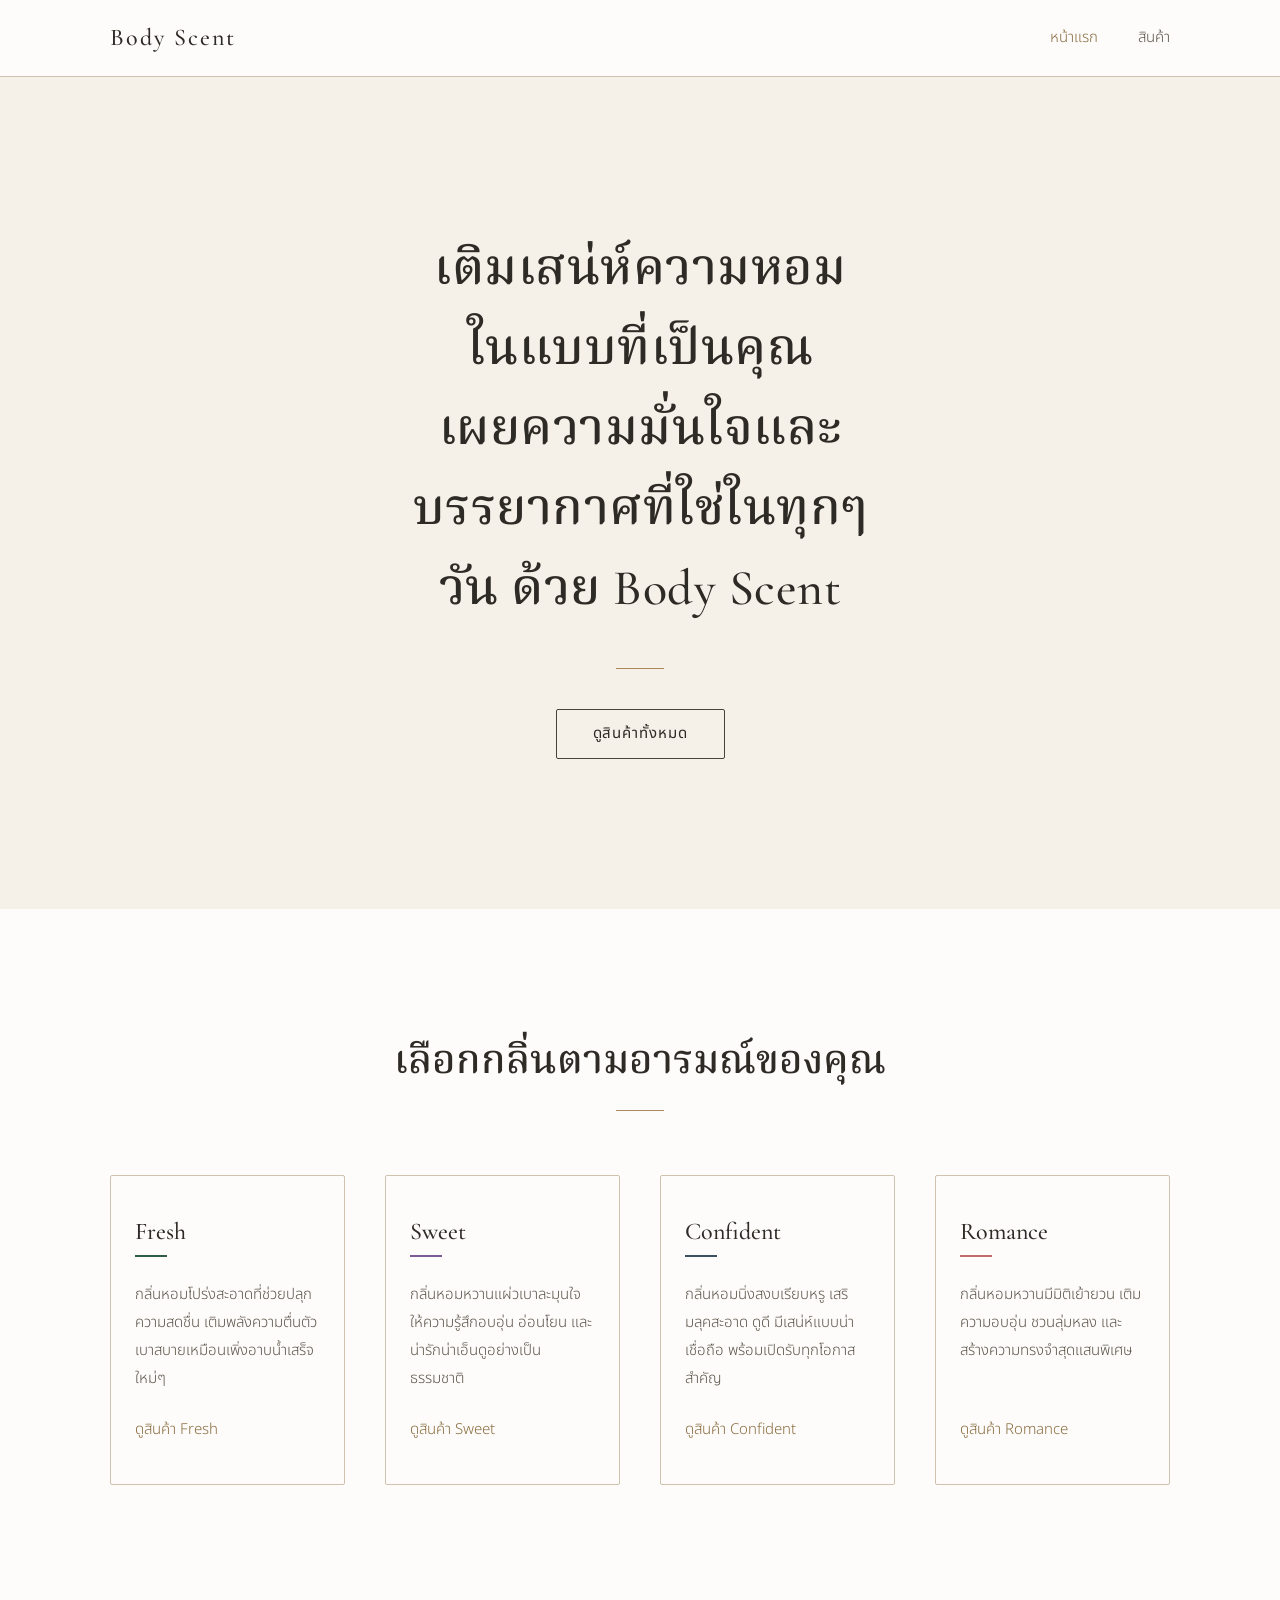
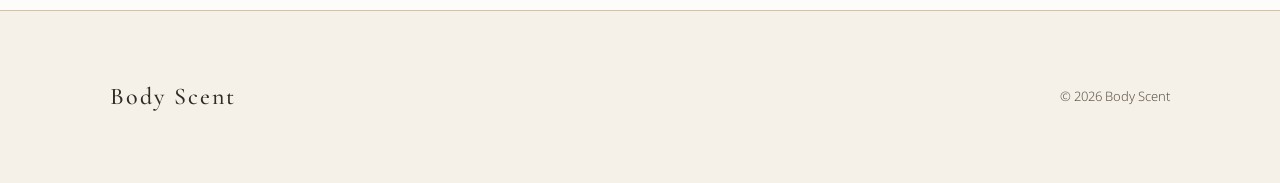
<file: index.html>
<!DOCTYPE html>
<html lang="th">
<head>
  <meta charset="UTF-8">
  <meta name="viewport" content="width=device-width, initial-scale=1">
  <title>Body Scent — น้ำหอมฉีดตัวและโรลออน</title>
  <meta name="description" content="เติมเสน่ห์ความหอมในแบบที่เป็นคุณ เลือกน้ำหอมฉีดตัวและโรลออนตามอารมณ์: Fresh, Sweet, Confident, Romance">
  <link rel="stylesheet" href="style.css">

  <style>
    /* ส่วนเฉพาะหน้าแรก (เสริมจาก style.css) */
    .hero--full {
      display: flex;
      align-items: center;
      min-height: calc(100vh - 5rem);
      min-height: calc(100svh - 5rem);
    }

    .hero--full .container {
      display: flex;
      flex-direction: column;
      align-items: center;
      text-align: center;
    }

    .hero--full .hero__title {
      max-width: 22ch;
      margin-bottom: 0;
      font-size: clamp(1.75rem, 1.1rem + 2.6vw, 3.125rem);
      line-height: 1.6;
      text-wrap: balance;
    }

    .hero--full .divider {
      margin-block: var(--space-4);
    }

    .mood-card {
      display: flex;
      flex-direction: column;
      height: 100%;
      padding: var(--space-4) var(--space-3);
      border: var(--border);
      border-radius: var(--radius);
      background: var(--color-white);
      color: inherit;
      text-decoration: none;
      transition: border-color var(--transition);
    }

    .mood-card:hover {
      border-color: var(--color-accent);
      color: inherit;
    }

    .mood-card__title {
      margin-bottom: 0;
    }

    .mood-card .mood-rule {
      margin-top: var(--space-1);
      margin-bottom: var(--space-3);
    }

    .mood-card__desc {
      flex: 1;
      margin-bottom: var(--space-3);
      font-size: var(--text-sm);
    }

    .mood-card__cta {
      font-size: var(--text-sm);
      color: var(--color-accent-deep);
    }
  </style>
</head>

<body>
  <header class="site-header">
    <div class="container site-header__inner">
      <a class="brand" href="index.html">Body Scent</a>
      <nav aria-label="เมนูหลัก">
        <ul class="nav">
          <li><a href="index.html" aria-current="page">หน้าแรก</a></li>
          <li><a href="product.html">สินค้า</a></li>
        </ul>
      </nav>
    </div>
  </header>

  <main>
    <!-- Hero -->
    <section class="hero hero--full">
      <div class="container">
        <h1 class="hero__title">เติมเสน่ห์ความหอมในแบบที่เป็นคุณ เผยความมั่นใจและบรรยากาศที่ใช่ในทุกๆ วัน ด้วย Body Scent</h1>
        <hr class="divider">
        <a class="btn" href="product.html">ดูสินค้าทั้งหมด</a>
      </div>
    </section>

    <!-- Mood -->
    <section class="section" id="moods">
      <div class="container">
        <div class="section-header text-center">
          <h2>เลือกกลิ่นตามอารมณ์ของคุณ</h2>
          <hr class="divider">
        </div>

        <div class="grid grid--4">
          <a class="mood-card" data-mood="fresh" href="product.html?mood=fresh">
            <h3 class="mood-card__title">Fresh</h3>
            <span class="mood-rule" aria-hidden="true"></span>
            <p class="mood-card__desc">กลิ่นหอมโปร่งสะอาดที่ช่วยปลุกความสดชื่น เติมพลังความตื่นตัวเบาสบายเหมือนเพิ่งอาบน้ำเสร็จใหม่ๆ</p>
            <span class="mood-card__cta">ดูสินค้า Fresh</span>
          </a>

          <a class="mood-card" data-mood="sweet" href="product.html?mood=sweet">
            <h3 class="mood-card__title">Sweet</h3>
            <span class="mood-rule" aria-hidden="true"></span>
            <p class="mood-card__desc">กลิ่นหอมหวานแผ่วเบาละมุนใจ ให้ความรู้สึกอบอุ่น อ่อนโยน และน่ารักน่าเอ็นดูอย่างเป็นธรรมชาติ</p>
            <span class="mood-card__cta">ดูสินค้า Sweet</span>
          </a>

          <a class="mood-card" data-mood="confident" href="product.html?mood=confident">
            <h3 class="mood-card__title">Confident</h3>
            <span class="mood-rule" aria-hidden="true"></span>
            <p class="mood-card__desc">กลิ่นหอมนิ่งสงบเรียบหรู เสริมลุคสะอาด ดูดี มีเสน่ห์แบบน่าเชื่อถือ พร้อมเปิดรับทุกโอกาสสำคัญ</p>
            <span class="mood-card__cta">ดูสินค้า Confident</span>
          </a>

          <a class="mood-card" data-mood="romance" href="product.html?mood=romance">
            <h3 class="mood-card__title">Romance</h3>
            <span class="mood-rule" aria-hidden="true"></span>
            <p class="mood-card__desc">กลิ่นหอมหวานมีมิติเย้ายวน เติมความอบอุ่น ชวนลุ่มหลง และสร้างความทรงจำสุดแสนพิเศษ</p>
            <span class="mood-card__cta">ดูสินค้า Romance</span>
          </a>
        </div>
      </div>
    </section>
  </main>

  <footer class="site-footer">
    <div class="container site-footer__inner">
      <a class="brand" href="index.html">Body Scent</a>
      <p>&copy; 2026 Body Scent</p>
    </div>
  </footer>

  <script src="script.js"></script>
</body>
</html>
</file>
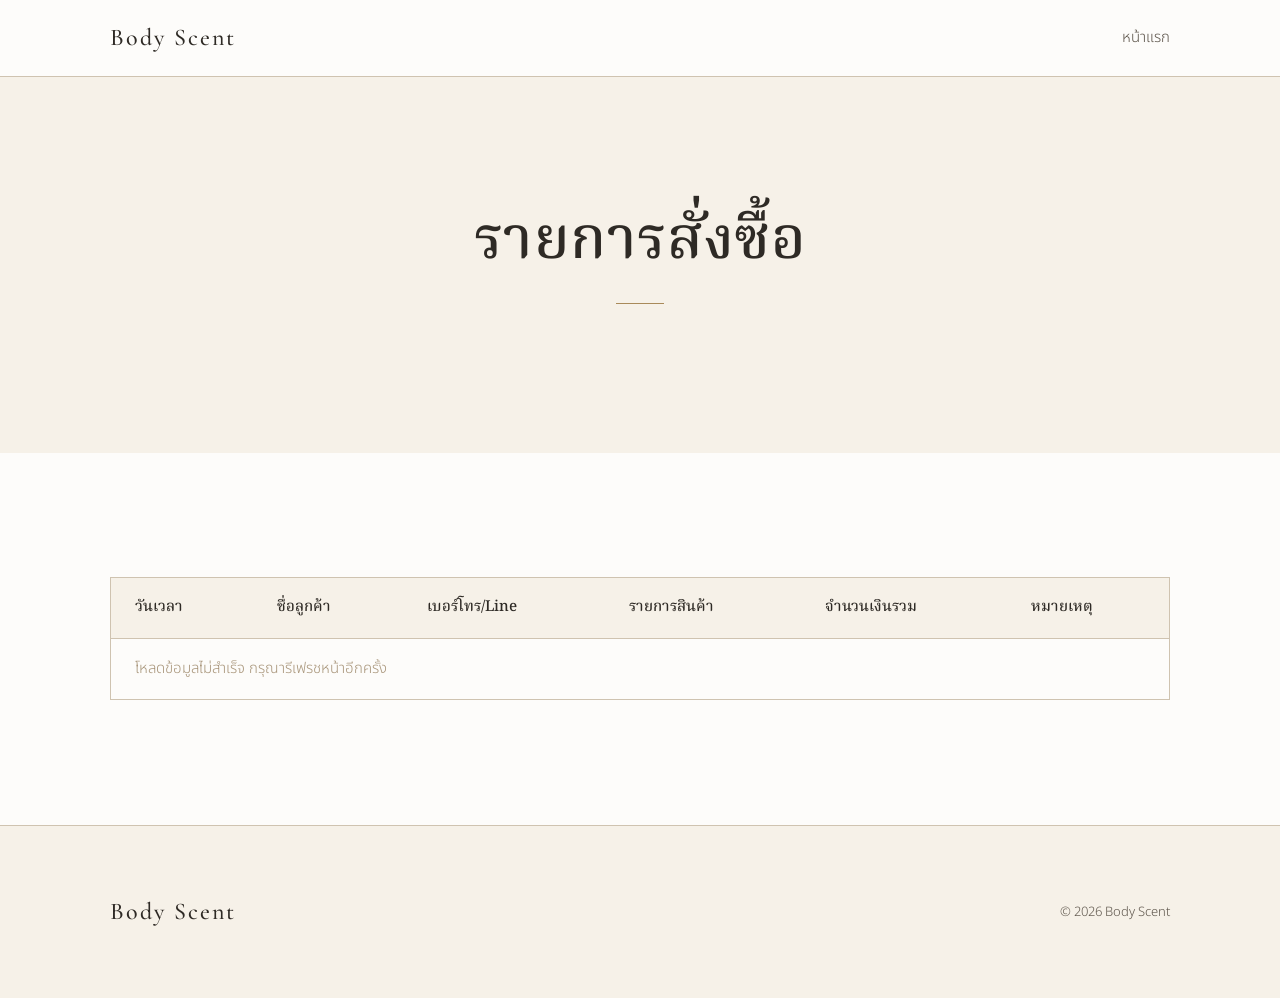
<file: admin.html>
<!DOCTYPE html>
<html lang="th">
<head>
  <meta charset="UTF-8">
  <meta name="viewport" content="width=device-width, initial-scale=1">
  <meta name="robots" content="noindex, nofollow">
  <title>รายการสั่งซื้อ — Body Scent</title>
  <link rel="stylesheet" href="style.css">

  <style>
    /* ส่วนเฉพาะหน้า admin (เสริมจาก style.css) */
    .table-wrap {
      overflow-x: auto;
      border: var(--border);
      background: var(--color-white);
    }

    #ordersTable {
      width: 100%;
      border-collapse: collapse;
      font-size: var(--text-sm);
    }

    #ordersTable th,
    #ordersTable td {
      padding: var(--space-2) var(--space-3);
      border-bottom: var(--border);
      text-align: left;
      vertical-align: top;
    }

    #ordersTable th {
      background: var(--color-cream);
      color: var(--color-ink);
      font-family: var(--font-serif-th);
      font-weight: 500;
      white-space: nowrap;
    }

    #ordersTable tbody tr:last-child td {
      border-bottom: 0;
    }

    #ordersTable td:nth-child(1),
    #ordersTable td:nth-child(5) {
      white-space: nowrap;
    }

    /* มือถือ: แต่ละรายการเรียงเป็นบล็อก ใช้ data-label ที่ script.js ใส่ไว้ */
    @media (max-width: 48rem) {
      .table-wrap {
        overflow-x: visible;
        border: 0;
        background: transparent;
      }

      #ordersTable,
      #ordersTable tbody,
      #ordersTable tr,
      #ordersTable td {
        display: block;
        width: 100%;
      }

      #ordersTable thead {
        position: absolute;
        width: 1px;
        height: 1px;
        overflow: hidden;
        clip: rect(0 0 0 0);
      }

      #ordersTable tbody tr {
        margin-bottom: var(--space-3);
        border: var(--border);
        background: var(--color-white);
      }

      #ordersTable td {
        padding: var(--space-1) var(--space-2);
        border-bottom: 0;
      }

      #ordersTable td[data-label]::before {
        content: attr(data-label);
        display: block;
        font-size: var(--text-xs);
        color: var(--color-beige-deep);
      }
    }
  </style>
</head>

<body>
  <header class="site-header">
    <div class="container site-header__inner">
      <a class="brand" href="index.html">Body Scent</a>
      <nav aria-label="เมนูหลัก">
        <ul class="nav">
          <li><a href="index.html">หน้าแรก</a></li>
        </ul>
      </nav>
    </div>
  </header>

  <main>
    <section class="section section--cream">
      <div class="container text-center">
        <h1>รายการสั่งซื้อ</h1>
        <hr class="divider">
      </div>
    </section>

    <section class="section">
      <div class="container">
        <div class="table-wrap">
          <table id="ordersTable">
            <thead>
              <tr>
                <th scope="col">วันเวลา</th>
                <th scope="col">ชื่อลูกค้า</th>
                <th scope="col">เบอร์โทร/Line</th>
                <th scope="col">รายการสินค้า</th>
                <th scope="col">จำนวนเงินรวม</th>
                <th scope="col">หมายเหตุ</th>
              </tr>
            </thead>
            <tbody></tbody>
          </table>
        </div>
      </div>
    </section>
  </main>

  <footer class="site-footer">
    <div class="container site-footer__inner">
      <a class="brand" href="index.html">Body Scent</a>
      <p>&copy; 2026 Body Scent</p>
    </div>
  </footer>

  <script src="script.js"></script>
</body>
</html>
</file>
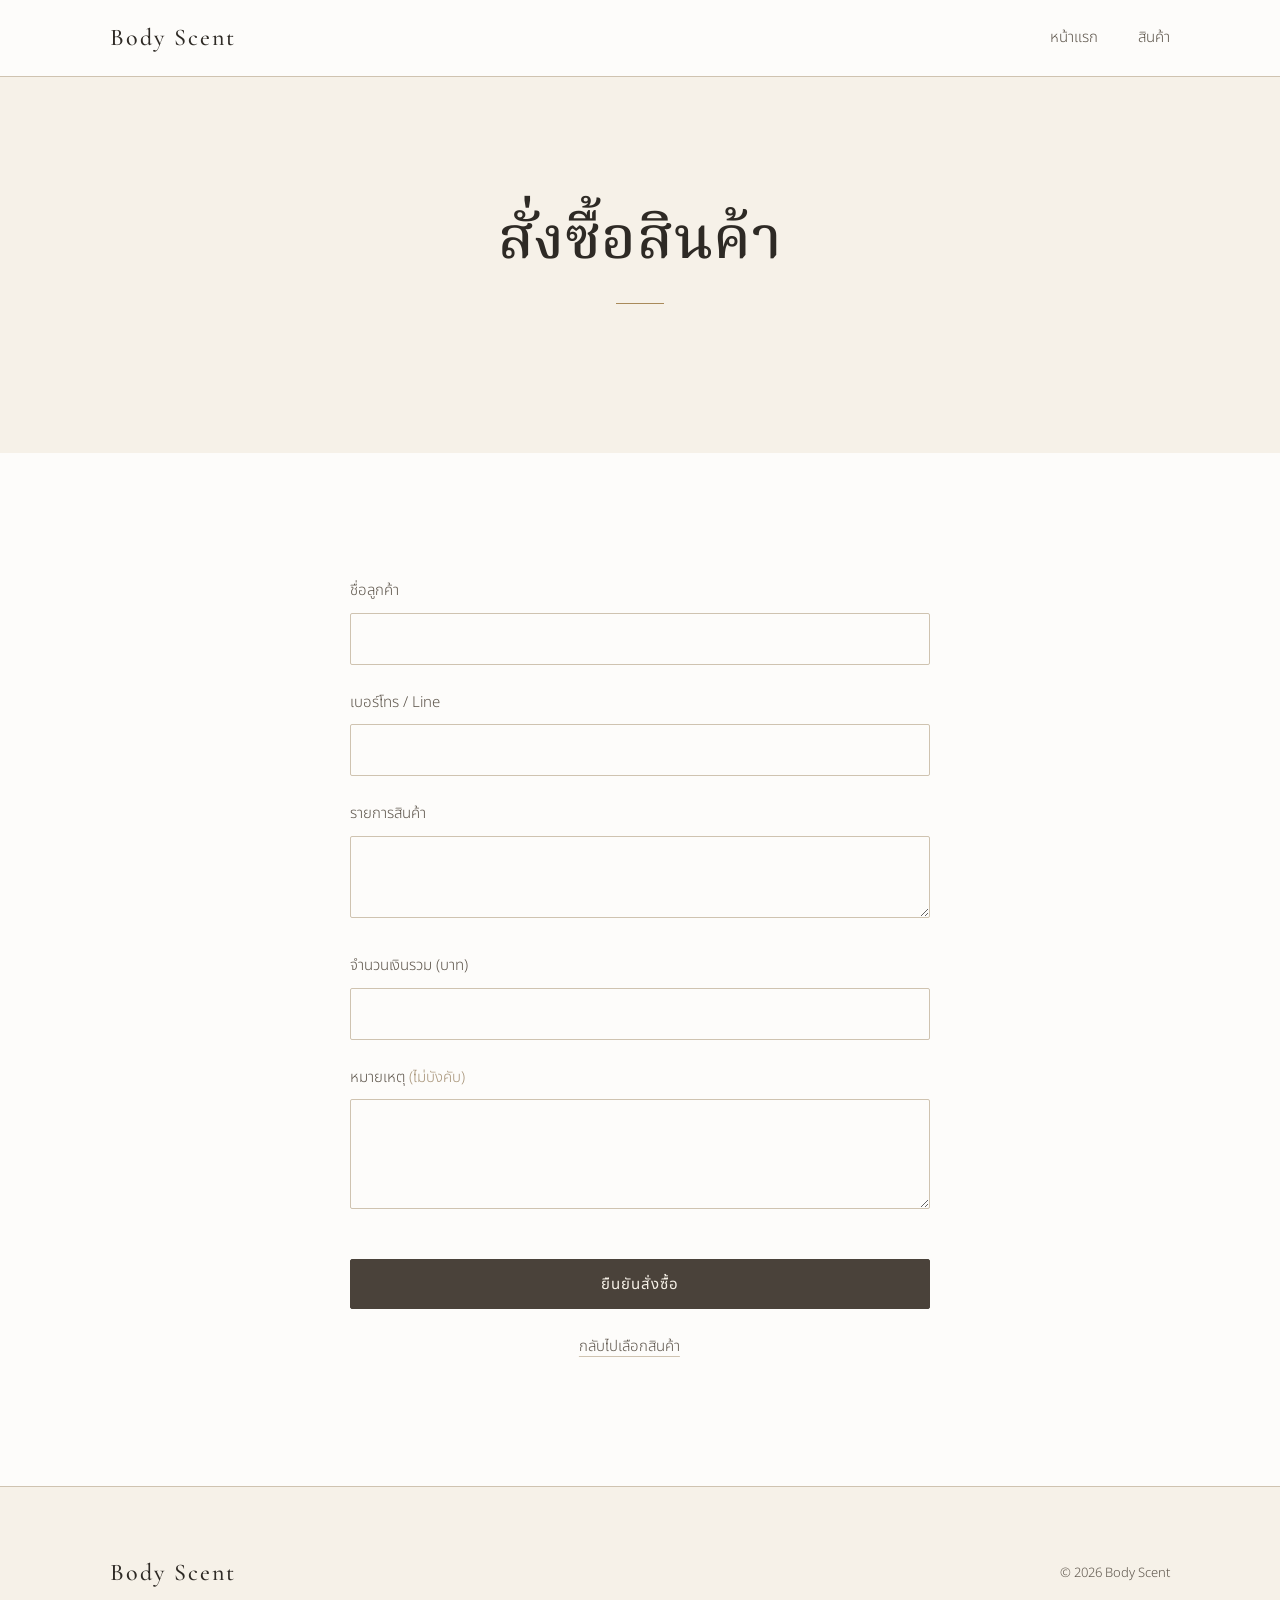
<file: order.html>
<!DOCTYPE html>
<html lang="th">
<head>
  <meta charset="UTF-8">
  <meta name="viewport" content="width=device-width, initial-scale=1">
  <title>สั่งซื้อ — Body Scent</title>
  <meta name="description" content="กรอกรายละเอียดเพื่อสั่งซื้อน้ำหอมฉีดตัวและโรลออน Body Scent">
  <link rel="stylesheet" href="style.css">

  <style>
    /* ส่วนเฉพาะหน้าสั่งซื้อ (เสริมจาก style.css) */
    .order-form {
      display: grid;
      gap: var(--space-3);
    }

    .field label {
      display: block;
      margin-bottom: 0.5rem;
      font-size: var(--text-sm);
      color: var(--color-ink-soft);
    }

    .field .optional {
      color: var(--color-beige-deep);
    }

    .field textarea {
      resize: vertical;
      line-height: 1.7;
    }

    .order-form .btn {
      margin-top: var(--space-2);
    }

    .order-back {
      margin: var(--space-3) 0 0;
      font-size: var(--text-sm);
      text-align: center;
    }
  </style>
</head>

<body>
  <header class="site-header">
    <div class="container site-header__inner">
      <a class="brand" href="index.html">Body Scent</a>
      <nav aria-label="เมนูหลัก">
        <ul class="nav">
          <li><a href="index.html">หน้าแรก</a></li>
          <li><a href="product.html">สินค้า</a></li>
        </ul>
      </nav>
    </div>
  </header>

  <main>
    <section class="section section--cream">
      <div class="container text-center">
        <h1>สั่งซื้อสินค้า</h1>
        <hr class="divider">
      </div>
    </section>

    <section class="section">
      <div class="container container--narrow">
        <form id="orderForm" class="order-form">
          <div class="field">
            <label for="customerName">ชื่อลูกค้า</label>
            <input type="text" id="customerName" name="customerName" autocomplete="name" required>
          </div>

          <div class="field">
            <label for="contact">เบอร์โทร / Line</label>
            <input type="text" id="contact" name="contact" autocomplete="off" required>
          </div>

          <div class="field">
            <label for="items">รายการสินค้า</label>
            <textarea id="items" name="items" rows="2" required></textarea>
          </div>

          <div class="field">
            <label for="total">จำนวนเงินรวม (บาท)</label>
            <input type="number" id="total" name="total" min="0" inputmode="numeric" required>
          </div>

          <div class="field">
            <label for="note">หมายเหตุ <span class="optional">(ไม่บังคับ)</span></label>
            <textarea id="note" name="note" rows="3"></textarea>
          </div>

          <button type="submit" class="btn btn--solid btn--block">ยืนยันสั่งซื้อ</button>
        </form>

        <p class="order-back"><a href="product.html">กลับไปเลือกสินค้า</a></p>
      </div>
    </section>
  </main>

  <footer class="site-footer">
    <div class="container site-footer__inner">
      <a class="brand" href="index.html">Body Scent</a>
      <p>&copy; 2026 Body Scent</p>
    </div>
  </footer>

  <script src="script.js"></script>
</body>
</html>
</file>
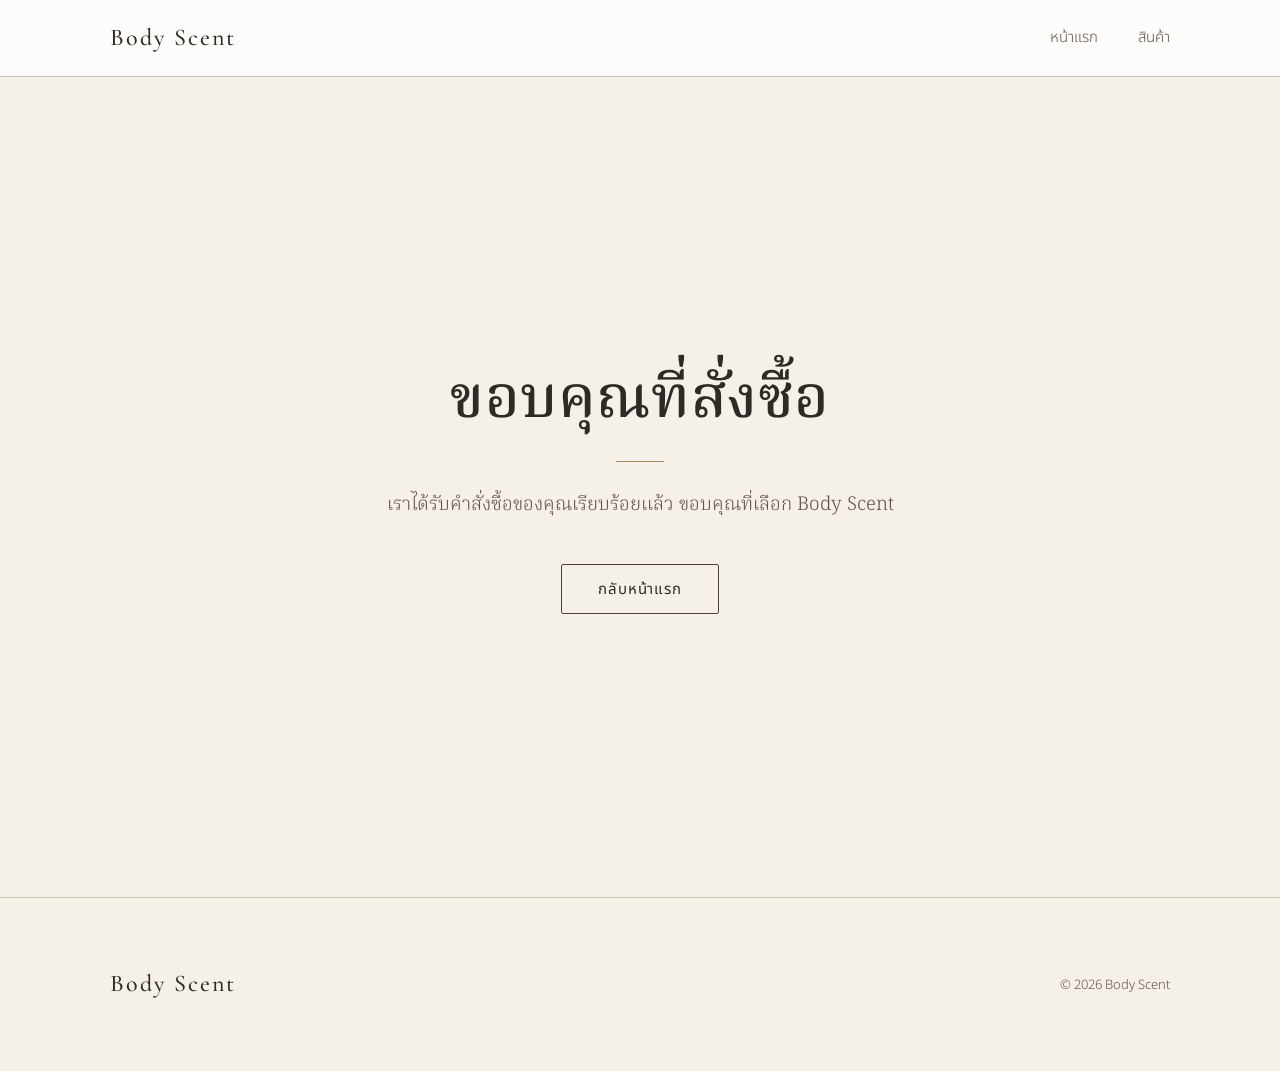
<file: thankyou.html>
<!DOCTYPE html>
<html lang="th">
<head>
  <meta charset="UTF-8">
  <meta name="viewport" content="width=device-width, initial-scale=1">
  <title>ขอบคุณที่สั่งซื้อ — Body Scent</title>
  <link rel="stylesheet" href="style.css">

  <style>
    .thanks {
      display: flex;
      align-items: center;
      min-height: calc(100vh - 5rem);
      min-height: calc(100svh - 5rem);
    }

    .thanks p {
      margin-bottom: 0;
    }

    .thanks .btn {
      margin-top: var(--space-4);
    }
  </style>
</head>

<body>
  <header class="site-header">
    <div class="container site-header__inner">
      <a class="brand" href="index.html">Body Scent</a>
      <nav aria-label="เมนูหลัก">
        <ul class="nav">
          <li><a href="index.html">หน้าแรก</a></li>
          <li><a href="product.html">สินค้า</a></li>
        </ul>
      </nav>
    </div>
  </header>

  <main>
    <section class="section section--cream thanks">
      <div class="container container--narrow text-center">
        <h1>ขอบคุณที่สั่งซื้อ</h1>
        <hr class="divider">
        <p class="lead">เราได้รับคำสั่งซื้อของคุณเรียบร้อยแล้ว ขอบคุณที่เลือก Body Scent</p>
        <a class="btn" href="index.html">กลับหน้าแรก</a>
      </div>
    </section>
  </main>

  <footer class="site-footer">
    <div class="container site-footer__inner">
      <a class="brand" href="index.html">Body Scent</a>
      <p>&copy; 2026 Body Scent</p>
    </div>
  </footer>
</body>
</html>
</file>
<file: style.css>
/* ==========================================================================
   Body Scent — Global Theme
   โทนพรีเมียม เรียบหรู มินิมอล | ขาว-ครีม-เบจเข้ม | accent ทอง/บรอนซ์อ่อน
   ========================================================================== */

@import url("https://fonts.googleapis.com/css2?family=Cormorant+Garamond:wght@400;500;600&family=Noto+Serif+Thai:wght@400;500;600&family=Noto+Sans+Thai:wght@300;400;500&display=swap");

/* --------------------------------------------------------------------------
   1. Design tokens
   -------------------------------------------------------------------------- */
:root {
  /* พื้นหลังและพื้นผิว */
  --color-white: #fdfcfa;
  --color-cream: #f6f1e8;
  --color-sand: #e9dfcf;
  --color-beige: #cdbba0;
  --color-beige-deep: #a8957a;

  /* ตัวอักษรและเส้น */
  --color-ink: #2e2a25;
  --color-ink-soft: #5d554b;
  --color-line: #cfc3b0;
  --color-line-strong: #4a423a;

  /* accent ทอง/บรอนซ์อ่อน */
  --color-accent: #a98a5a;
  --color-accent-deep: #8a6d41;

  /* สีประจำ mood (ใช้เป็นจุดเล็กๆ เท่านั้น) */
  --mood-fresh: #2f5d46;
  --mood-sweet: #7a5a99;
  --mood-confident: #3e4f63;
  --mood-romance: #c46a6a;

  /* ฟอนต์ */
  --font-display: "Cormorant Garamond", "Noto Serif Thai", Georgia, "Times New Roman", serif;
  --font-serif-th: "Noto Serif Thai", "Cormorant Garamond", Georgia, serif;
  --font-body: "Noto Sans Thai", "Helvetica Neue", Arial, sans-serif;

  /* สเกลตัวอักษร */
  --text-xs: 0.8125rem;
  --text-sm: 0.9375rem;
  --text-base: 1rem;
  --text-lg: 1.1875rem;
  --text-xl: 1.5rem;
  --text-2xl: clamp(1.75rem, 1.4rem + 1.4vw, 2.5rem);
  --text-3xl: clamp(2.25rem, 1.6rem + 2.6vw, 3.75rem);

  /* ระยะห่าง */
  --space-1: 0.5rem;
  --space-2: 1rem;
  --space-3: 1.5rem;
  --space-4: 2.5rem;
  --space-5: 4rem;
  --space-6: 6rem;
  --space-7: 9rem;
  --section-gap: clamp(4.5rem, 3rem + 6vw, 9rem);

  /* โครงสร้าง */
  --container: 72rem;
  --container-narrow: 42rem;
  --gutter: clamp(1.25rem, 0.5rem + 3vw, 3rem);
  --radius: 2px;
  --border: 1px solid var(--color-line);
  --border-strong: 1px solid var(--color-line-strong);
  --transition: 0.25s ease;
}

/* --------------------------------------------------------------------------
   2. Reset และ base
   -------------------------------------------------------------------------- */
*,
*::before,
*::after {
  box-sizing: border-box;
}

html {
  -webkit-text-size-adjust: 100%;
  scroll-behavior: smooth;
}

body {
  margin: 0;
  background: var(--color-white);
  color: var(--color-ink);
  font-family: var(--font-body);
  font-size: var(--text-base);
  font-weight: 300;
  line-height: 1.85;
  -webkit-font-smoothing: antialiased;
}

img {
  display: block;
  max-width: 100%;
  height: auto;
}

a {
  color: inherit;
  text-decoration-color: var(--color-line);
  text-underline-offset: 0.3em;
  transition: color var(--transition), text-decoration-color var(--transition);
}

a:hover {
  color: var(--color-accent-deep);
  text-decoration-color: var(--color-accent);
}

:focus-visible {
  outline: 1px solid var(--color-accent-deep);
  outline-offset: 4px;
}

::selection {
  background: var(--color-sand);
  color: var(--color-ink);
}

/* --------------------------------------------------------------------------
   3. ตัวอักษร
   -------------------------------------------------------------------------- */
h1,
h2,
h3,
h4 {
  margin: 0 0 var(--space-2);
  font-family: var(--font-display);
  font-weight: 500;
  line-height: 1.3;
  color: var(--color-ink);
}

h1 {
  font-size: var(--text-3xl);
  letter-spacing: 0.01em;
}

h2 {
  font-size: var(--text-2xl);
}

h3 {
  font-size: var(--text-xl);
}

h4 {
  font-size: var(--text-lg);
}

p {
  margin: 0 0 var(--space-3);
  max-width: 62ch;
  color: var(--color-ink-soft);
}

.lead {
  font-family: var(--font-serif-th);
  font-size: var(--text-lg);
  line-height: 2;
  color: var(--color-ink-soft);
}

.text-center {
  text-align: center;
}

.text-center p {
  margin-left: auto;
  margin-right: auto;
}

.text-muted {
  color: var(--color-beige-deep);
  font-size: var(--text-sm);
}

/* --------------------------------------------------------------------------
   4. เลย์เอาต์
   -------------------------------------------------------------------------- */
.container {
  width: 100%;
  max-width: var(--container);
  margin-inline: auto;
  padding-inline: var(--gutter);
}

.container--narrow {
  max-width: var(--container-narrow);
}

.section {
  padding-block: var(--section-gap);
}

.section--cream {
  background: var(--color-cream);
}

.section--sand {
  background: var(--color-sand);
}

.section-header {
  margin-bottom: var(--space-5);
}

/* เส้นแบ่งบางๆ สีทอง ใช้คั่นใต้หัวข้อหรือระหว่างส่วน */
.divider {
  width: 3rem;
  height: 1px;
  margin: var(--space-3) 0;
  border: 0;
  background: var(--color-accent);
}

.text-center .divider {
  margin-inline: auto;
}

.grid {
  display: grid;
  gap: var(--space-4);
}

.grid--2 {
  grid-template-columns: repeat(2, 1fr);
}

.grid--3 {
  grid-template-columns: repeat(3, 1fr);
}

.grid--4 {
  grid-template-columns: repeat(4, 1fr);
}

.stack > * + * {
  margin-top: var(--space-3);
}

/* --------------------------------------------------------------------------
   5. Header / Navigation
   -------------------------------------------------------------------------- */
.site-header {
  position: sticky;
  top: 0;
  z-index: 50;
  background: rgba(253, 252, 250, 0.94);
  backdrop-filter: blur(6px);
  border-bottom: var(--border);
}

.site-header__inner {
  display: flex;
  align-items: center;
  justify-content: space-between;
  gap: var(--space-3);
  padding-block: var(--space-2);
}

.brand {
  font-family: var(--font-display);
  font-size: var(--text-xl);
  font-weight: 500;
  letter-spacing: 0.08em;
  text-decoration: none;
  color: var(--color-ink);
}

.nav {
  display: flex;
  align-items: center;
  gap: var(--space-4);
  margin: 0;
  padding: 0;
  list-style: none;
}

.nav a {
  font-size: var(--text-sm);
  text-decoration: none;
  color: var(--color-ink-soft);
}

.nav a:hover,
.nav a[aria-current="page"] {
  color: var(--color-accent-deep);
}

/* --------------------------------------------------------------------------
   6. ปุ่ม — เส้นบางๆ สีเข้มนุ่มตา
   -------------------------------------------------------------------------- */
.btn {
  display: inline-block;
  padding: 0.85rem 2.25rem;
  background: transparent;
  border: var(--border-strong);
  border-radius: var(--radius);
  color: var(--color-ink);
  font-family: var(--font-body);
  font-size: var(--text-sm);
  font-weight: 400;
  letter-spacing: 0.06em;
  line-height: 1.4;
  text-align: center;
  text-decoration: none;
  cursor: pointer;
  transition: background var(--transition), color var(--transition), border-color var(--transition);
}

.btn:hover {
  background: var(--color-line-strong);
  border-color: var(--color-line-strong);
  color: var(--color-cream);
}

.btn--solid {
  background: var(--color-line-strong);
  color: var(--color-cream);
}

.btn--solid:hover {
  background: var(--color-accent-deep);
  border-color: var(--color-accent-deep);
  color: var(--color-white);
}

.btn--accent {
  border-color: var(--color-accent);
  color: var(--color-accent-deep);
}

.btn--accent:hover {
  background: var(--color-accent);
  border-color: var(--color-accent);
  color: var(--color-white);
}

.btn--block {
  display: block;
  width: 100%;
}

.btn:disabled,
.btn[aria-disabled="true"] {
  opacity: 0.45;
  cursor: not-allowed;
}

/* --------------------------------------------------------------------------
   7. Mood — สีแตะเบาๆ เป็นจุดเล็กๆ ไม่ทาพื้นการ์ด
      ใช้ได้ทั้ง class (.mood-fresh) และ attribute (data-mood="fresh")
   -------------------------------------------------------------------------- */
.mood-fresh,
[data-mood="fresh"] {
  --mood: var(--mood-fresh);
}

.mood-sweet,
[data-mood="sweet"] {
  --mood: var(--mood-sweet);
}

.mood-confident,
[data-mood="confident"] {
  --mood: var(--mood-confident);
}

.mood-romance,
[data-mood="romance"] {
  --mood: var(--mood-romance);
}

/* จุดสีเล็กๆ หน้าชื่อ mood */
.mood-dot {
  display: inline-block;
  width: 0.5rem;
  height: 0.5rem;
  margin-right: 0.6rem;
  border-radius: 50%;
  background: var(--mood, var(--color-accent));
  vertical-align: middle;
}

/* เส้นสั้นๆ ใต้หัวข้อ */
.mood-rule {
  display: block;
  width: 2rem;
  height: 2px;
  margin-top: var(--space-1);
  background: var(--mood, var(--color-accent));
}

/* ป้ายชื่อ mood: ตัวอักษรเล็ก เส้นขอบบาง ไม่มีพื้นสี */
.mood-label {
  display: inline-flex;
  align-items: center;
  font-size: var(--text-xs);
  letter-spacing: 0.08em;
  color: var(--color-ink-soft);
}

/* ไอคอนหรือ SVG ที่ต้องการแตะสี mood */
.mood-icon {
  color: var(--mood, var(--color-accent));
  fill: currentColor;
}

/* --------------------------------------------------------------------------
   8. การ์ดสินค้า
   -------------------------------------------------------------------------- */
.product-grid {
  display: grid;
  grid-template-columns: repeat(auto-fill, minmax(16rem, 1fr));
  gap: var(--space-4) var(--space-3);
}

.product-card {
  display: flex;
  flex-direction: column;
  background: var(--color-white);
  border: var(--border);
  border-radius: var(--radius);
  transition: border-color var(--transition);
}

.product-card:hover {
  border-color: var(--color-accent);
}

.product-card__media {
  aspect-ratio: 4 / 5;
  overflow: hidden;
  background: var(--color-cream);
}

.product-card__media img {
  width: 100%;
  height: 100%;
  object-fit: cover;
}

.product-card__body {
  display: flex;
  flex: 1;
  flex-direction: column;
  padding: var(--space-3);
}

.product-card__mood {
  margin-bottom: var(--space-1);
}

.product-card__title {
  margin-bottom: var(--space-1);
  font-family: var(--font-serif-th);
  font-size: var(--text-lg);
  font-weight: 500;
}

.product-card__meta {
  margin-bottom: var(--space-2);
  font-size: var(--text-xs);
  color: var(--color-beige-deep);
}

.product-card__desc {
  flex: 1;
  margin-bottom: var(--space-3);
  font-size: var(--text-sm);
  line-height: 1.8;
}

.product-card__footer {
  display: flex;
  align-items: center;
  justify-content: space-between;
  gap: var(--space-2);
  padding-top: var(--space-2);
  border-top: var(--border);
}

.price {
  font-family: var(--font-display);
  font-size: var(--text-xl);
  font-weight: 500;
  color: var(--color-ink);
}

.price small {
  margin-left: 0.25rem;
  font-family: var(--font-body);
  font-size: var(--text-xs);
  color: var(--color-ink-soft);
}

/* --------------------------------------------------------------------------
   9. ตัวกรอง (filter) — ปุ่มเส้นบาง
   -------------------------------------------------------------------------- */
.filters {
  display: flex;
  flex-wrap: wrap;
  gap: var(--space-1) var(--space-2);
  margin-bottom: var(--space-4);
}

.filter-btn {
  padding: 0.5rem 1.4rem;
  background: transparent;
  border: var(--border);
  border-radius: var(--radius);
  color: var(--color-ink-soft);
  font-family: var(--font-body);
  font-size: var(--text-sm);
  cursor: pointer;
  transition: border-color var(--transition), color var(--transition);
}

.filter-btn:hover {
  border-color: var(--color-accent);
  color: var(--color-ink);
}

.filter-btn.is-active,
.filter-btn[aria-pressed="true"] {
  border-color: var(--color-line-strong);
  color: var(--color-ink);
}

/* --------------------------------------------------------------------------
   10. Hero
   -------------------------------------------------------------------------- */
.hero {
  padding-block: clamp(5rem, 3rem + 8vw, 10rem);
  background: var(--color-cream);
}

.hero__inner {
  display: grid;
  grid-template-columns: 1.1fr 0.9fr;
  align-items: center;
  gap: var(--space-5);
}

.hero__title {
  margin-bottom: var(--space-3);
}

.hero__actions {
  display: flex;
  flex-wrap: wrap;
  gap: var(--space-2);
  margin-top: var(--space-4);
}

.hero__media {
  aspect-ratio: 4 / 5;
  overflow: hidden;
  border: var(--border);
  background: var(--color-sand);
}

.hero__media img {
  width: 100%;
  height: 100%;
  object-fit: cover;
}

/* --------------------------------------------------------------------------
   11. ฟอร์มและ Footer
   -------------------------------------------------------------------------- */
input,
select,
textarea {
  width: 100%;
  padding: 0.8rem 1rem;
  background: var(--color-white);
  border: var(--border);
  border-radius: var(--radius);
  color: var(--color-ink);
  font-family: var(--font-body);
  font-size: var(--text-base);
  font-weight: 300;
}

input:focus,
select:focus,
textarea:focus {
  outline: none;
  border-color: var(--color-accent-deep);
}

.site-footer {
  padding-block: var(--space-5);
  border-top: var(--border);
  background: var(--color-cream);
  font-size: var(--text-sm);
  color: var(--color-ink-soft);
}

.site-footer__inner {
  display: flex;
  flex-wrap: wrap;
  align-items: center;
  justify-content: space-between;
  gap: var(--space-3);
}

.site-footer p {
  margin: 0;
  font-size: var(--text-xs);
}

/* --------------------------------------------------------------------------
   12. Responsive
   -------------------------------------------------------------------------- */
@media (max-width: 64rem) {
  .grid--4 {
    grid-template-columns: repeat(2, 1fr);
  }

  .grid--3 {
    grid-template-columns: repeat(2, 1fr);
  }

  .hero__inner {
    gap: var(--space-4);
  }
}

@media (max-width: 48rem) {
  body {
    line-height: 1.8;
  }

  .grid--2,
  .grid--3,
  .grid--4 {
    grid-template-columns: 1fr;
    gap: var(--space-3);
  }

  .hero__inner {
    grid-template-columns: 1fr;
  }

  .hero__media {
    order: -1;
    aspect-ratio: 4 / 3;
  }

  .hero__actions .btn {
    flex: 1 1 100%;
  }

  .section-header {
    margin-bottom: var(--space-4);
  }

  .site-header__inner {
    flex-direction: column;
    gap: var(--space-1);
  }

  .nav {
    gap: var(--space-3);
  }

  .product-grid {
    grid-template-columns: repeat(2, 1fr);
    gap: var(--space-3) var(--space-2);
  }

  .product-card__body {
    padding: var(--space-2);
  }

  .product-card__footer {
    flex-direction: column;
    align-items: stretch;
  }

  .site-footer__inner {
    flex-direction: column;
    text-align: center;
  }
}

@media (max-width: 30rem) {
  .product-grid {
    grid-template-columns: 1fr;
  }
}

@media (prefers-reduced-motion: reduce) {
  html {
    scroll-behavior: auto;
  }

  *,
  *::before,
  *::after {
    transition-duration: 0.01ms !important;
  }
}
</file>
